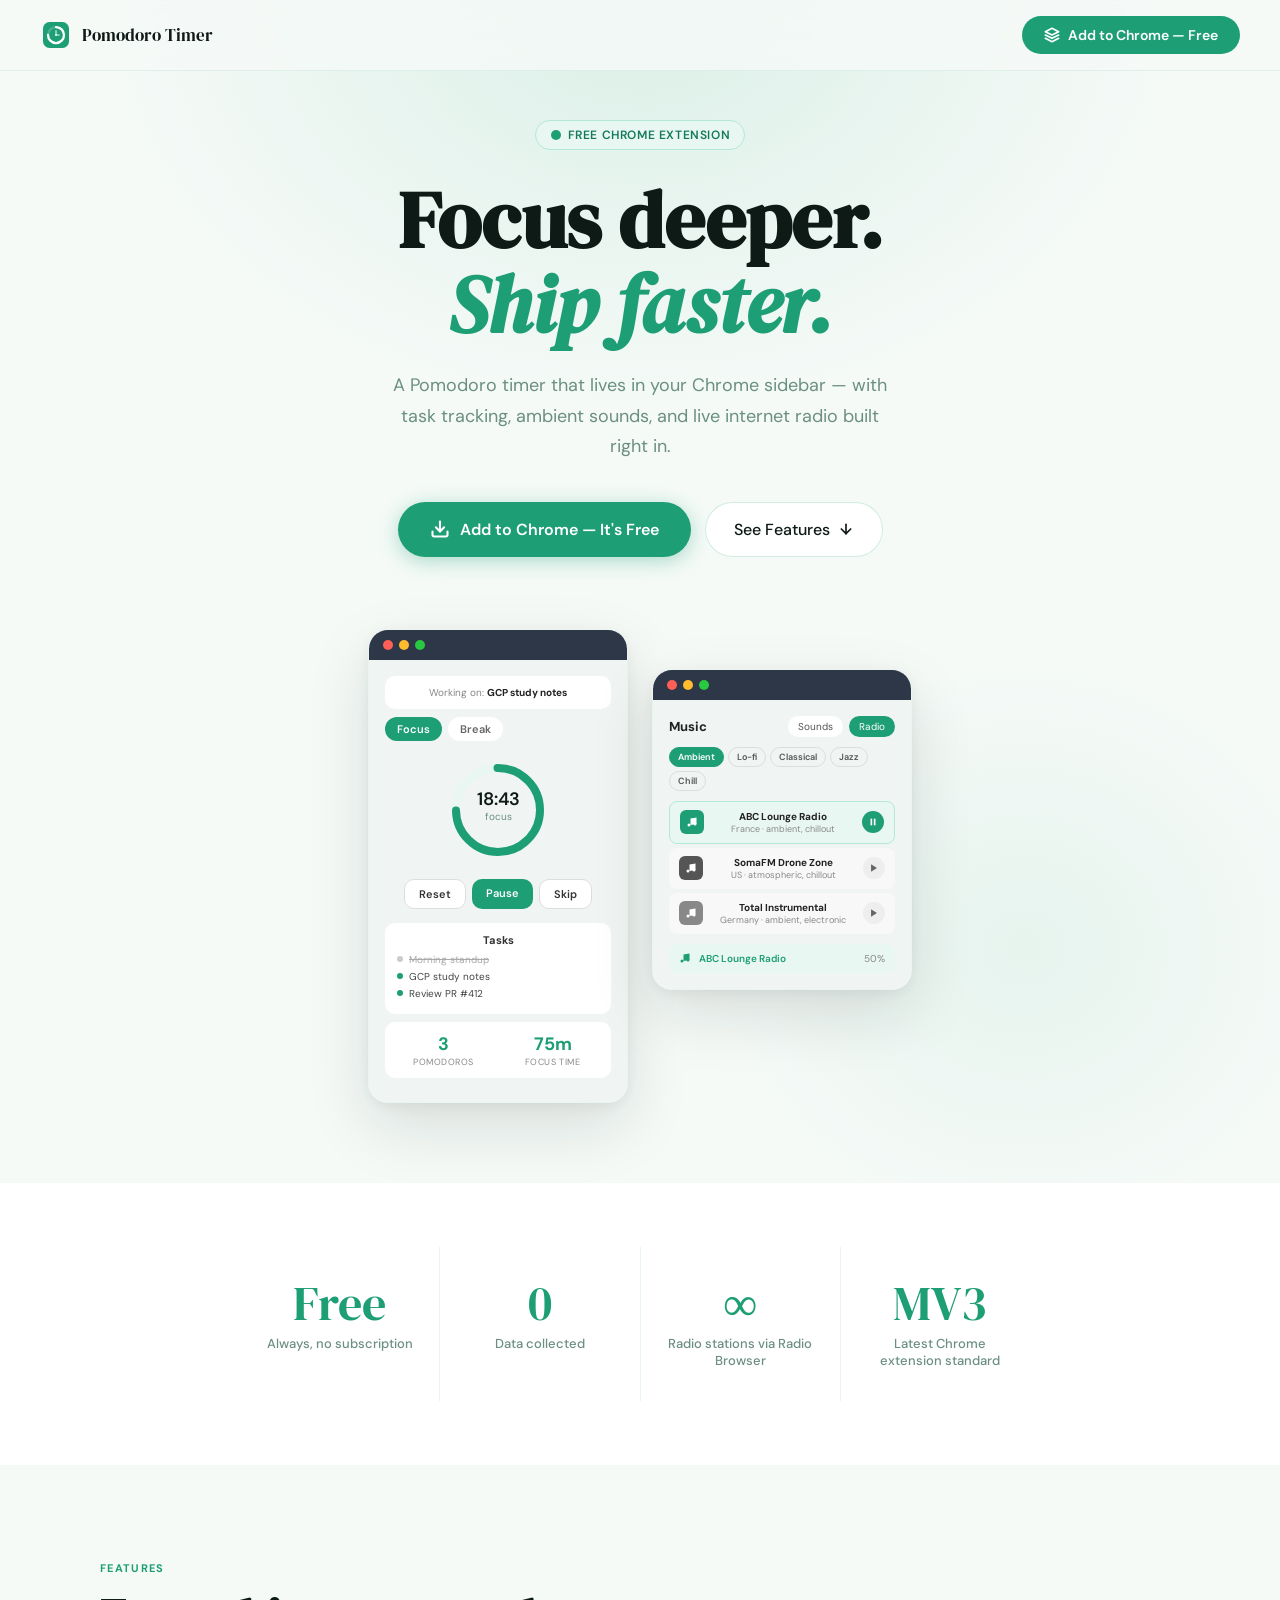
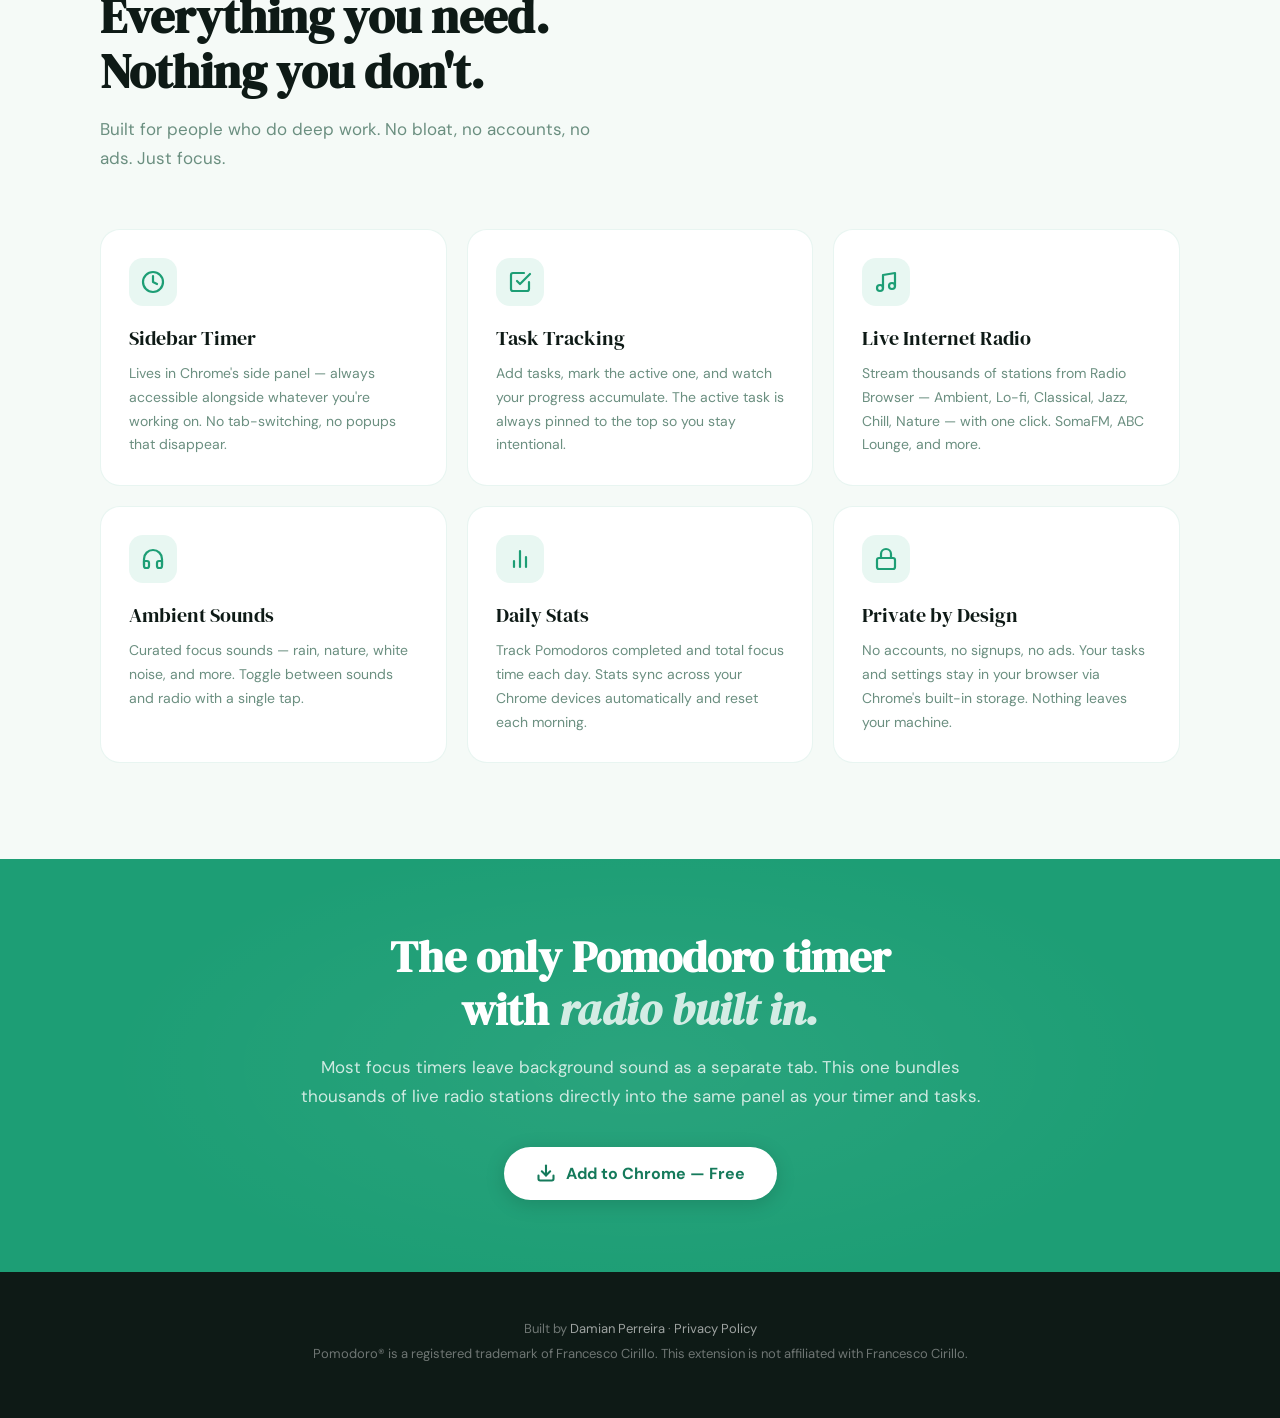
<file: index.html>
<!DOCTYPE html>
<html lang="en">
<head>
<meta charset="UTF-8">
<meta name="viewport" content="width=device-width, initial-scale=1.0">
<title>Pomodoro Timer with Music & Tasks — Chrome Extension</title>
<meta name="description" content="Free Pomodoro focus timer with task tracking, ambient sounds, and live radio — right in your Chrome sidebar.">
<link rel="preconnect" href="https://fonts.googleapis.com">
<link rel="preconnect" href="https://fonts.gstatic.com" crossorigin>
<link href="https://fonts.googleapis.com/css2?family=DM+Serif+Display:ital@0;1&family=DM+Sans:wght@300;400;500;600&display=swap" rel="stylesheet">
<style>
  :root {
    --teal: #1D9E75;
    --teal-dark: #157a5b;
    --teal-light: #e8f7f2;
    --teal-mid: #b3e8d5;
    --ink: #0e1a16;
    --ink-mid: #2d4a3e;
    --muted: #6b8f80;
    --bg: #f5faf7;
    --white: #ffffff;
    --red: #E05050;
  }

  *, *::before, *::after { box-sizing: border-box; margin: 0; padding: 0; }

  html { scroll-behavior: smooth; }

  body {
    font-family: 'DM Sans', sans-serif;
    background: var(--bg);
    color: var(--ink);
    overflow-x: hidden;
  }

  /* ── NAV ── */
  nav {
    position: fixed; top: 0; left: 0; right: 0; z-index: 100;
    display: flex; align-items: center; justify-content: space-between;
    padding: 16px 40px;
    background: rgba(245,250,247,0.85);
    backdrop-filter: blur(12px);
    border-bottom: 1px solid rgba(29,158,117,0.1);
  }
  .nav-logo {
    display: flex; align-items: center; gap: 10px;
    font-family: 'DM Serif Display', serif;
    font-size: 17px; color: var(--ink); text-decoration: none;
  }
  .nav-logo svg { width: 32px; height: 32px; }
  .nav-cta {
    display: inline-flex; align-items: center; gap: 8px;
    background: var(--teal); color: white;
    padding: 10px 22px; border-radius: 100px;
    font-size: 14px; font-weight: 600; text-decoration: none;
    transition: background 0.2s, transform 0.15s;
  }
  .nav-cta:hover { background: var(--teal-dark); transform: translateY(-1px); }

  /* ── HERO ── */
  .hero {
    min-height: 100vh;
    display: flex; flex-direction: column; align-items: center; justify-content: center;
    text-align: center;
    padding: 120px 24px 80px;
    position: relative;
    overflow: hidden;
  }
  .hero-bg {
    position: absolute; inset: 0; z-index: 0;
    background:
      radial-gradient(ellipse 60% 50% at 50% 0%, rgba(29,158,117,0.12) 0%, transparent 70%),
      radial-gradient(ellipse 40% 40% at 80% 80%, rgba(29,158,117,0.07) 0%, transparent 60%);
  }
  .hero-badge {
    display: inline-flex; align-items: center; gap: 6px;
    background: var(--teal-light); color: var(--teal-dark);
    border: 1px solid var(--teal-mid);
    padding: 6px 14px; border-radius: 100px;
    font-size: 12px; font-weight: 600; letter-spacing: 0.05em;
    text-transform: uppercase; margin-bottom: 28px;
    position: relative; z-index: 1;
    animation: fadeUp 0.6s ease both;
  }
  .hero h1 {
    font-family: 'DM Serif Display', serif;
    font-size: clamp(42px, 7vw, 80px);
    line-height: 1.05;
    color: var(--ink);
    max-width: 800px;
    margin-bottom: 24px;
    position: relative; z-index: 1;
    animation: fadeUp 0.6s 0.1s ease both;
  }
  .hero h1 em {
    font-style: italic; color: var(--teal);
  }
  .hero p {
    font-size: 18px; line-height: 1.7;
    color: var(--muted); max-width: 520px;
    margin-bottom: 40px;
    position: relative; z-index: 1;
    animation: fadeUp 0.6s 0.2s ease both;
  }
  .hero-actions {
    display: flex; gap: 14px; flex-wrap: wrap; justify-content: center;
    position: relative; z-index: 1;
    animation: fadeUp 0.6s 0.3s ease both;
  }
  .btn-primary {
    display: inline-flex; align-items: center; gap: 10px;
    background: var(--teal); color: white;
    padding: 16px 32px; border-radius: 100px;
    font-size: 16px; font-weight: 600; text-decoration: none;
    box-shadow: 0 4px 20px rgba(29,158,117,0.35);
    transition: all 0.2s;
  }
  .btn-primary:hover { background: var(--teal-dark); transform: translateY(-2px); box-shadow: 0 8px 28px rgba(29,158,117,0.4); }
  .btn-secondary {
    display: inline-flex; align-items: center; gap: 8px;
    background: white; color: var(--ink);
    padding: 16px 28px; border-radius: 100px;
    font-size: 16px; font-weight: 500; text-decoration: none;
    border: 1.5px solid rgba(29,158,117,0.2);
    transition: all 0.2s;
  }
  .btn-secondary:hover { border-color: var(--teal); color: var(--teal); transform: translateY(-2px); }

  /* ── MOCKUP ── */
  .mockup-wrap {
    margin-top: 72px; position: relative; z-index: 1;
    animation: fadeUp 0.8s 0.4s ease both;
    display: flex; justify-content: center; gap: 24px; align-items: flex-start;
    flex-wrap: wrap;
  }
  .mockup-phone {
    background: white;
    border-radius: 20px;
    box-shadow: 0 24px 64px rgba(14,26,22,0.12), 0 4px 16px rgba(14,26,22,0.06);
    overflow: hidden;
    width: 260px;
    border: 1px solid rgba(29,158,117,0.1);
  }
  .mockup-phone.offset { margin-top: 40px; }
  .mockup-header {
    background: #2d3748; padding: 10px 14px;
    display: flex; align-items: center; gap: 6px;
  }
  .dot { width: 10px; height: 10px; border-radius: 50%; }
  .mockup-body { padding: 16px; background: #f0f4f3; }

  /* Mini timer mockup */
  .mini-mode-row { display: flex; gap: 6px; margin-bottom: 14px; }
  .mini-pill {
    padding: 5px 12px; border-radius: 20px; font-size: 11px; font-weight: 600;
    font-family: 'DM Sans', sans-serif;
  }
  .mini-pill.active { background: var(--teal); color: white; }
  .mini-pill.inactive { background: white; color: #666; }
  .mini-ring-wrap { display: flex; justify-content: center; margin-bottom: 14px; }
  .mini-btns { display: flex; gap: 6px; justify-content: center; margin-bottom: 14px; }
  .mini-btn {
    padding: 7px 14px; border-radius: 10px; font-size: 11px; font-weight: 600;
    font-family: 'DM Sans', sans-serif;
  }
  .mini-btn.go { background: var(--teal); color: white; }
  .mini-btn.out { background: white; color: #333; border: 1px solid #ddd; }
  .mini-section { background: white; border-radius: 10px; padding: 10px 12px; margin-bottom: 8px; }
  .mini-section-title { font-size: 11px; font-weight: 700; color: #333; margin-bottom: 6px; font-family: 'DM Sans', sans-serif; }
  .mini-task-row { display: flex; align-items: center; gap: 6px; margin-bottom: 4px; }
  .mini-task-dot { width: 6px; height: 6px; border-radius: 50%; background: var(--teal); flex-shrink: 0; }
  .mini-task-done { width: 6px; height: 6px; border-radius: 50%; background: #ccc; flex-shrink: 0; }
  .mini-task-text { font-size: 10px; color: #444; font-family: 'DM Sans', sans-serif; }
  .mini-task-text.done { text-decoration: line-through; color: #aaa; }

  /* Mini radio mockup */
  .mini-genre-row { display: flex; gap: 4px; flex-wrap: wrap; margin-bottom: 10px; }
  .mini-genre {
    padding: 3px 8px; border-radius: 20px; font-size: 9px; font-weight: 600;
    font-family: 'DM Sans', sans-serif; border: 1px solid #ddd; color: #555;
  }
  .mini-genre.active { background: var(--teal); color: white; border-color: var(--teal); }
  .mini-station {
    display: flex; align-items: center; gap: 8px;
    padding: 8px 10px; border-radius: 8px; margin-bottom: 4px;
    background: #f8f8f8;
  }
  .mini-station.playing { background: #e8f7f2; border: 1px solid var(--teal-mid); }
  .mini-station-icon { width: 24px; height: 24px; border-radius: 6px; background: #ccc; flex-shrink: 0; display:flex; align-items:center; justify-content:center; }
  .mini-station-info { flex: 1; min-width: 0; }
  .mini-station-name { font-size: 10px; font-weight: 700; color: #222; font-family: 'DM Sans', sans-serif; }
  .mini-station-sub { font-size: 9px; color: #888; font-family: 'DM Sans', sans-serif; }
  .mini-play { width: 22px; height: 22px; border-radius: 50%; flex-shrink: 0; display:flex; align-items:center; justify-content:center; }
  .mini-play.playing { background: var(--teal); }
  .mini-play.stopped { background: #eee; }

  /* ── FEATURES ── */
  .section { padding: 96px 24px; }
  .section-inner { max-width: 1080px; margin: 0 auto; }
  .section-label {
    font-size: 11px; font-weight: 700; letter-spacing: 0.12em;
    text-transform: uppercase; color: var(--teal);
    margin-bottom: 14px;
  }
  .section-title {
    font-family: 'DM Serif Display', serif;
    font-size: clamp(32px, 4vw, 48px);
    line-height: 1.15; color: var(--ink);
    margin-bottom: 16px; max-width: 600px;
  }
  .section-sub {
    font-size: 17px; line-height: 1.7;
    color: var(--muted); max-width: 520px; margin-bottom: 56px;
  }
  .features-grid {
    display: grid;
    grid-template-columns: repeat(auto-fit, minmax(260px, 1fr));
    gap: 20px;
  }
  .feature-card {
    background: white;
    border: 1px solid rgba(29,158,117,0.1);
    border-radius: 20px;
    padding: 28px;
    transition: transform 0.2s, box-shadow 0.2s;
  }
  .feature-card:hover { transform: translateY(-4px); box-shadow: 0 12px 32px rgba(14,26,22,0.08); }
  .feature-icon {
    width: 48px; height: 48px; border-radius: 14px;
    background: var(--teal-light);
    display: flex; align-items: center; justify-content: center;
    margin-bottom: 18px;
  }
  .feature-title {
    font-family: 'DM Serif Display', serif;
    font-size: 20px; color: var(--ink); margin-bottom: 10px;
  }
  .feature-desc { font-size: 14px; line-height: 1.7; color: var(--muted); }

  /* ── DIFFERENTIATOR BAND ── */
  .band {
    background: var(--teal);
    padding: 72px 24px;
    text-align: center;
    position: relative;
    overflow: hidden;
  }
  .band::before {
    content: '';
    position: absolute; inset: 0;
    background: radial-gradient(ellipse 60% 80% at 50% 50%, rgba(255,255,255,0.06) 0%, transparent 70%);
  }
  .band-inner { position: relative; z-index: 1; max-width: 680px; margin: 0 auto; }
  .band h2 {
    font-family: 'DM Serif Display', serif;
    font-size: clamp(28px, 4vw, 44px);
    color: white; line-height: 1.2; margin-bottom: 16px;
  }
  .band h2 em { font-style: italic; opacity: 0.8; }
  .band p { font-size: 17px; color: rgba(255,255,255,0.78); line-height: 1.7; margin-bottom: 36px; }
  .band-cta {
    display: inline-flex; align-items: center; gap: 10px;
    background: white; color: var(--teal-dark);
    padding: 16px 32px; border-radius: 100px;
    font-size: 16px; font-weight: 700; text-decoration: none;
    box-shadow: 0 4px 20px rgba(0,0,0,0.15);
    transition: all 0.2s;
  }
  .band-cta:hover { transform: translateY(-2px); box-shadow: 0 8px 28px rgba(0,0,0,0.2); }

  /* ── STATS ── */
  .stats { background: white; padding: 64px 24px; }
  .stats-inner { max-width: 800px; margin: 0 auto; display: flex; gap: 0; flex-wrap: wrap; }
  .stat {
    flex: 1; min-width: 160px;
    text-align: center; padding: 32px 24px;
    border-right: 1px solid rgba(29,158,117,0.1);
  }
  .stat:last-child { border-right: none; }
  .stat-number {
    font-family: 'DM Serif Display', serif;
    font-size: 48px; color: var(--teal); line-height: 1;
    margin-bottom: 8px;
  }
  .stat-label { font-size: 13px; color: var(--muted); font-weight: 500; }

  /* ── FOOTER ── */
  footer {
    background: var(--ink);
    padding: 48px 24px;
    text-align: center;
  }
  footer p { font-size: 13px; color: rgba(255,255,255,0.4); margin-bottom: 8px; }
  footer a { color: rgba(255,255,255,0.6); text-decoration: none; }
  footer a:hover { color: var(--teal); }

  /* ── ANIMATIONS ── */
  @keyframes fadeUp {
    from { opacity: 0; transform: translateY(24px); }
    to { opacity: 1; transform: translateY(0); }
  }
  @keyframes spin {
    from { stroke-dashoffset: 289; }
    to { stroke-dashoffset: 0; }
  }
  .ring-animate {
    animation: spin 3s ease-in-out infinite alternate;
  }

  /* ── RESPONSIVE ── */
  @media (max-width: 640px) {
    nav { padding: 14px 20px; }
    .hero { padding: 100px 20px 60px; }
    .mockup-phone.offset { margin-top: 0; }
    .stat { border-right: none; border-bottom: 1px solid rgba(29,158,117,0.1); }
    .stat:last-child { border-bottom: none; }
  }
</style>
</head>
<body>

<!-- NAV -->
<nav>
  <a href="#" class="nav-logo">
    <svg viewBox="0 0 128 128" xmlns="http://www.w3.org/2000/svg">
      <rect x="12" y="12" width="104" height="104" rx="26" fill="#1D9E75"/>
      <circle cx="64" cy="64" r="32" fill="none" stroke="rgba(255,255,255,0.2)" stroke-width="9"/>
      <circle cx="64" cy="64" r="32" fill="none" stroke="white" stroke-width="9"
        stroke-dasharray="150 51" stroke-linecap="round" transform="rotate(-90 64 64)"/>
      <line x1="64" y1="64" x2="64" y2="47" stroke="white" stroke-width="4" stroke-linecap="round"/>
      <line x1="64" y1="64" x2="77" y2="64" stroke="white" stroke-width="3.5" stroke-linecap="round"/>
      <circle cx="64" cy="64" r="3.5" fill="white"/>
    </svg>
    Pomodoro Timer
  </a>
  <a href="https://chromewebstore.google.com" class="nav-cta" id="nav-cta-link">
    <svg width="16" height="16" viewBox="0 0 24 24" fill="none" stroke="currentColor" stroke-width="2.5" stroke-linecap="round" stroke-linejoin="round"><path d="M12 2L2 7l10 5 10-5-10-5z"/><path d="M2 17l10 5 10-5"/><path d="M2 12l10 5 10-5"/></svg>
    Add to Chrome — Free
  </a>
</nav>

<!-- HERO -->
<section class="hero">
  <div class="hero-bg"></div>
  <div class="hero-badge">
    <svg width="12" height="12" viewBox="0 0 24 24" fill="var(--teal)"><circle cx="12" cy="12" r="10"/></svg>
    Free Chrome Extension
  </div>
  <h1>Focus deeper.<br><em>Ship faster.</em></h1>
  <p>A Pomodoro timer that lives in your Chrome sidebar — with task tracking, ambient sounds, and live internet radio built right in.</p>
  <div class="hero-actions">
    <a href="https://chromewebstore.google.com" class="btn-primary" id="hero-cta-link">
      <svg width="20" height="20" viewBox="0 0 24 24" fill="none" stroke="currentColor" stroke-width="2.5" stroke-linecap="round" stroke-linejoin="round"><path d="M21 15v4a2 2 0 0 1-2 2H5a2 2 0 0 1-2-2v-4"/><polyline points="7 10 12 15 17 10"/><line x1="12" y1="15" x2="12" y2="3"/></svg>
      Add to Chrome — It's Free
    </a>
    <a href="#features" class="btn-secondary">
      See Features
      <svg width="16" height="16" viewBox="0 0 24 24" fill="none" stroke="currentColor" stroke-width="2.5" stroke-linecap="round" stroke-linejoin="round"><line x1="12" y1="5" x2="12" y2="19"/><polyline points="19 12 12 19 5 12"/></svg>
    </a>
  </div>

  <!-- MOCKUP -->
  <div class="mockup-wrap">

    <!-- Timer mockup -->
    <div class="mockup-phone">
      <div class="mockup-header">
        <div class="dot" style="background:#ff5f57"></div>
        <div class="dot" style="background:#febc2e"></div>
        <div class="dot" style="background:#28c840"></div>
      </div>
      <div class="mockup-body">
        <div style="background:white;border-radius:10px;padding:10px 12px;margin-bottom:8px;font-size:10px;color:#888;font-family:'DM Sans',sans-serif;">
          Working on: <strong style="color:#222">GCP study notes</strong>
        </div>
        <div class="mini-mode-row">
          <span class="mini-pill active">Focus</span>
          <span class="mini-pill inactive">Break</span>
        </div>
        <div class="mini-ring-wrap">
          <svg width="110" height="110" viewBox="0 0 110 110">
            <circle cx="55" cy="55" r="42" fill="none" stroke="#e8f7f2" stroke-width="8"/>
            <circle cx="55" cy="55" r="42" fill="none" stroke="#1D9E75" stroke-width="8"
              stroke-dasharray="197 66" stroke-linecap="round" class="ring-animate"
              transform="rotate(-90 55 55)"/>
            <text x="55" y="50" text-anchor="middle" font-family="DM Sans,sans-serif" font-size="18" font-weight="600" fill="#0e1a16">18:43</text>
            <text x="55" y="65" text-anchor="middle" font-family="DM Sans,sans-serif" font-size="10" fill="#6b8f80">focus</text>
          </svg>
        </div>
        <div class="mini-btns">
          <span class="mini-btn out">Reset</span>
          <span class="mini-btn go">Pause</span>
          <span class="mini-btn out">Skip</span>
        </div>
        <div class="mini-section">
          <div class="mini-section-title">Tasks</div>
          <div class="mini-task-row"><div class="mini-task-done"></div><div class="mini-task-text done">Morning standup</div></div>
          <div class="mini-task-row"><div class="mini-task-dot"></div><div class="mini-task-text">GCP study notes</div></div>
          <div class="mini-task-row"><div class="mini-task-dot"></div><div class="mini-task-text">Review PR #412</div></div>
        </div>
        <div class="mini-section" style="display:flex;gap:16px;">
          <div style="flex:1;text-align:center;">
            <div style="font-size:18px;font-weight:700;color:#1D9E75;font-family:'DM Sans',sans-serif;">3</div>
            <div style="font-size:9px;color:#888;text-transform:uppercase;letter-spacing:0.06em;font-family:'DM Sans',sans-serif;">Pomodoros</div>
          </div>
          <div style="flex:1;text-align:center;">
            <div style="font-size:18px;font-weight:700;color:#1D9E75;font-family:'DM Sans',sans-serif;">75m</div>
            <div style="font-size:9px;color:#888;text-transform:uppercase;letter-spacing:0.06em;font-family:'DM Sans',sans-serif;">Focus Time</div>
          </div>
        </div>
      </div>
    </div>

    <!-- Radio mockup -->
    <div class="mockup-phone offset">
      <div class="mockup-header">
        <div class="dot" style="background:#ff5f57"></div>
        <div class="dot" style="background:#febc2e"></div>
        <div class="dot" style="background:#28c840"></div>
      </div>
      <div class="mockup-body">
        <div style="display:flex;justify-content:space-between;align-items:center;margin-bottom:10px;">
          <div style="font-size:13px;font-weight:700;color:#222;font-family:'DM Sans',sans-serif;">Music</div>
          <div style="display:flex;gap:6px;">
            <span style="font-size:10px;padding:4px 10px;border-radius:20px;background:white;color:#555;font-family:'DM Sans',sans-serif;">Sounds</span>
            <span style="font-size:10px;padding:4px 10px;border-radius:20px;background:#1D9E75;color:white;font-family:'DM Sans',sans-serif;">Radio</span>
          </div>
        </div>
        <div class="mini-genre-row">
          <span class="mini-genre active">Ambient</span>
          <span class="mini-genre">Lo-fi</span>
          <span class="mini-genre">Classical</span>
          <span class="mini-genre">Jazz</span>
          <span class="mini-genre">Chill</span>
        </div>
        <div class="mini-station playing">
          <div class="mini-station-icon" style="background:#1D9E75;">
            <svg width="12" height="12" viewBox="0 0 24 24" fill="white"><path d="M9 18V5l12-2v13"/><circle cx="6" cy="18" r="3"/><circle cx="18" cy="16" r="3"/></svg>
          </div>
          <div class="mini-station-info">
            <div class="mini-station-name">ABC Lounge Radio</div>
            <div class="mini-station-sub">France · ambient, chillout</div>
          </div>
          <div class="mini-play playing">
            <svg width="10" height="10" viewBox="0 0 24 24" fill="white"><rect x="6" y="4" width="4" height="16"/><rect x="14" y="4" width="4" height="16"/></svg>
          </div>
        </div>
        <div class="mini-station">
          <div class="mini-station-icon" style="background:#555;">
            <svg width="12" height="12" viewBox="0 0 24 24" fill="white"><path d="M9 18V5l12-2v13"/><circle cx="6" cy="18" r="3"/><circle cx="18" cy="16" r="3"/></svg>
          </div>
          <div class="mini-station-info">
            <div class="mini-station-name">SomaFM Drone Zone</div>
            <div class="mini-station-sub">US · atmospheric, chillout</div>
          </div>
          <div class="mini-play stopped">
            <svg width="10" height="10" viewBox="0 0 24 24" fill="#666"><polygon points="5 3 19 12 5 21 5 3"/></svg>
          </div>
        </div>
        <div class="mini-station">
          <div class="mini-station-icon" style="background:#888;">
            <svg width="12" height="12" viewBox="0 0 24 24" fill="white"><path d="M9 18V5l12-2v13"/><circle cx="6" cy="18" r="3"/><circle cx="18" cy="16" r="3"/></svg>
          </div>
          <div class="mini-station-info">
            <div class="mini-station-name">Total Instrumental</div>
            <div class="mini-station-sub">Germany · ambient, electronic</div>
          </div>
          <div class="mini-play stopped">
            <svg width="10" height="10" viewBox="0 0 24 24" fill="#666"><polygon points="5 3 19 12 5 21 5 3"/></svg>
          </div>
        </div>
        <div style="margin-top:10px;padding:8px 10px;background:var(--teal-light);border-radius:8px;display:flex;align-items:center;gap:8px;">
          <svg width="12" height="12" viewBox="0 0 24 24" fill="#1D9E75"><path d="M9 18V5l12-2v13"/><circle cx="6" cy="18" r="3"/><circle cx="18" cy="16" r="3"/></svg>
          <span style="font-size:10px;font-weight:600;color:#1D9E75;font-family:'DM Sans',sans-serif;">ABC Lounge Radio</span>
          <span style="font-size:10px;color:#888;margin-left:auto;font-family:'DM Sans',sans-serif;">50%</span>
        </div>
      </div>
    </div>

  </div>
</section>

<!-- STATS -->
<div class="stats">
  <div class="stats-inner">
    <div class="stat">
      <div class="stat-number">Free</div>
      <div class="stat-label">Always, no subscription</div>
    </div>
    <div class="stat">
      <div class="stat-number">0</div>
      <div class="stat-label">Data collected</div>
    </div>
    <div class="stat">
      <div class="stat-number">∞</div>
      <div class="stat-label">Radio stations via Radio Browser</div>
    </div>
    <div class="stat">
      <div class="stat-number">MV3</div>
      <div class="stat-label">Latest Chrome extension standard</div>
    </div>
  </div>
</div>

<!-- FEATURES -->
<section class="section" id="features">
  <div class="section-inner">
    <div class="section-label">Features</div>
    <h2 class="section-title">Everything you need.<br>Nothing you don't.</h2>
    <p class="section-sub">Built for people who do deep work. No bloat, no accounts, no ads. Just focus.</p>
    <div class="features-grid">

      <div class="feature-card">
        <div class="feature-icon">
          <svg width="24" height="24" viewBox="0 0 24 24" fill="none" stroke="#1D9E75" stroke-width="2.2" stroke-linecap="round" stroke-linejoin="round">
            <circle cx="12" cy="12" r="10"/><polyline points="12 6 12 12 16 14"/>
          </svg>
        </div>
        <div class="feature-title">Sidebar Timer</div>
        <div class="feature-desc">Lives in Chrome's side panel — always accessible alongside whatever you're working on. No tab-switching, no popups that disappear.</div>
      </div>

      <div class="feature-card">
        <div class="feature-icon">
          <svg width="24" height="24" viewBox="0 0 24 24" fill="none" stroke="#1D9E75" stroke-width="2.2" stroke-linecap="round" stroke-linejoin="round">
            <path d="M9 11l3 3L22 4"/><path d="M21 12v7a2 2 0 0 1-2 2H5a2 2 0 0 1-2-2V5a2 2 0 0 1 2-2h11"/>
          </svg>
        </div>
        <div class="feature-title">Task Tracking</div>
        <div class="feature-desc">Add tasks, mark the active one, and watch your progress accumulate. The active task is always pinned to the top so you stay intentional.</div>
      </div>

      <div class="feature-card">
        <div class="feature-icon">
          <svg width="24" height="24" viewBox="0 0 24 24" fill="none" stroke="#1D9E75" stroke-width="2.2" stroke-linecap="round" stroke-linejoin="round">
            <path d="M9 18V5l12-2v13"/><circle cx="6" cy="18" r="3"/><circle cx="18" cy="16" r="3"/>
          </svg>
        </div>
        <div class="feature-title">Live Internet Radio</div>
        <div class="feature-desc">Stream thousands of stations from Radio Browser — Ambient, Lo-fi, Classical, Jazz, Chill, Nature — with one click. SomaFM, ABC Lounge, and more.</div>
      </div>

      <div class="feature-card">
        <div class="feature-icon">
          <svg width="24" height="24" viewBox="0 0 24 24" fill="none" stroke="#1D9E75" stroke-width="2.2" stroke-linecap="round" stroke-linejoin="round">
            <path d="M3 18v-6a9 9 0 0 1 18 0v6"/><path d="M21 19a2 2 0 0 1-2 2h-1a2 2 0 0 1-2-2v-3a2 2 0 0 1 2-2h3z"/><path d="M3 19a2 2 0 0 0 2 2h1a2 2 0 0 0 2-2v-3a2 2 0 0 0-2-2H3z"/>
          </svg>
        </div>
        <div class="feature-title">Ambient Sounds</div>
        <div class="feature-desc">Curated focus sounds — rain, nature, white noise, and more. Toggle between sounds and radio with a single tap.</div>
      </div>

      <div class="feature-card">
        <div class="feature-icon">
          <svg width="24" height="24" viewBox="0 0 24 24" fill="none" stroke="#1D9E75" stroke-width="2.2" stroke-linecap="round" stroke-linejoin="round">
            <line x1="18" y1="20" x2="18" y2="10"/><line x1="12" y1="20" x2="12" y2="4"/><line x1="6" y1="20" x2="6" y2="14"/>
          </svg>
        </div>
        <div class="feature-title">Daily Stats</div>
        <div class="feature-desc">Track Pomodoros completed and total focus time each day. Stats sync across your Chrome devices automatically and reset each morning.</div>
      </div>

      <div class="feature-card">
        <div class="feature-icon">
          <svg width="24" height="24" viewBox="0 0 24 24" fill="none" stroke="#1D9E75" stroke-width="2.2" stroke-linecap="round" stroke-linejoin="round">
            <rect x="3" y="11" width="18" height="11" rx="2" ry="2"/><path d="M7 11V7a5 5 0 0 1 10 0v4"/>
          </svg>
        </div>
        <div class="feature-title">Private by Design</div>
        <div class="feature-desc">No accounts, no signups, no ads. Your tasks and settings stay in your browser via Chrome's built-in storage. Nothing leaves your machine.</div>
      </div>

    </div>
  </div>
</section>

<!-- BAND -->
<div class="band">
  <div class="band-inner">
    <h2>The only Pomodoro timer<br>with <em>radio built in.</em></h2>
    <p>Most focus timers leave background sound as a separate tab. This one bundles thousands of live radio stations directly into the same panel as your timer and tasks.</p>
    <a href="https://chromewebstore.google.com" class="band-cta" id="band-cta-link">
      <svg width="20" height="20" viewBox="0 0 24 24" fill="none" stroke="currentColor" stroke-width="2.5" stroke-linecap="round" stroke-linejoin="round"><path d="M21 15v4a2 2 0 0 1-2 2H5a2 2 0 0 1-2-2v-4"/><polyline points="7 10 12 15 17 10"/><line x1="12" y1="15" x2="12" y2="3"/></svg>
      Add to Chrome — Free
    </a>
  </div>
</div>

<!-- FOOTER -->
<footer>
  <p>Built by <a href="https://github.com/damianperreira">Damian Perreira</a> · <a href="privacy-policy.html">Privacy Policy</a></p>
  <p style="margin-top:6px;">Pomodoro® is a registered trademark of Francesco Cirillo. This extension is not affiliated with Francesco Cirillo.</p>
</footer>

</body>
</html>
</file>
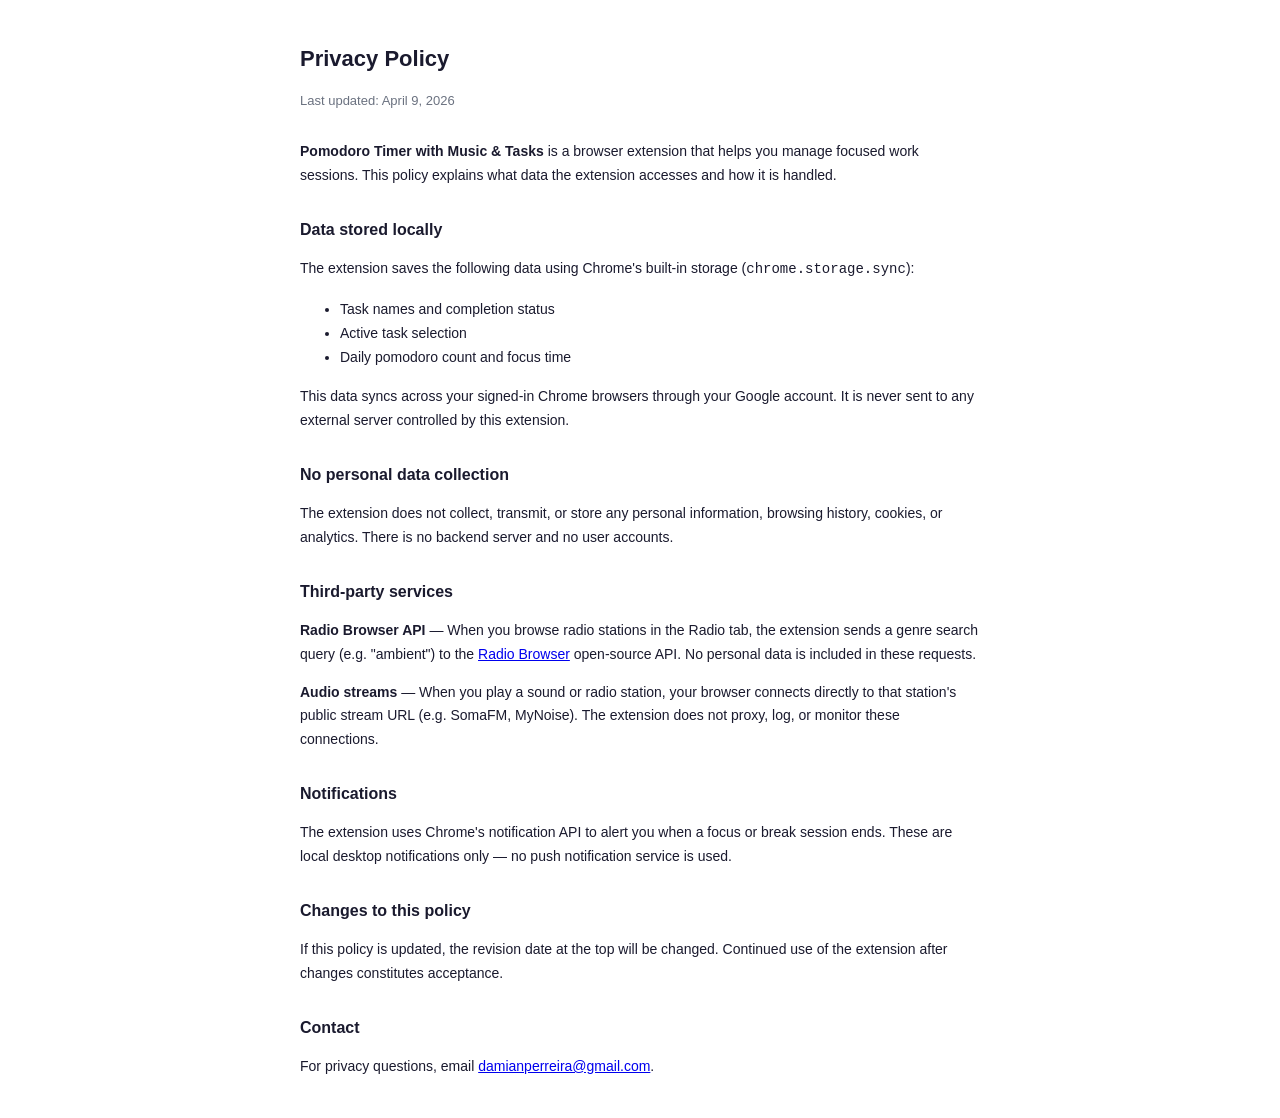
<file: privacy-policy.html>
<!DOCTYPE html>
<html lang="en">
<head>
  <meta charset="utf-8">
  <meta name="viewport" content="width=device-width, initial-scale=1">
  <title>Privacy Policy - Pomodoro Timer with Music & Tasks</title>
  <style>
    body { font-family: -apple-system, BlinkMacSystemFont, 'Segoe UI', Roboto, sans-serif; max-width: 680px; margin: 40px auto; padding: 0 20px; color: #1a1a2e; line-height: 1.7; }
    h1 { font-size: 22px; margin-bottom: 4px; }
    h2 { font-size: 16px; margin-top: 28px; }
    p, li { font-size: 14px; }
    .updated { font-size: 13px; color: #6b7280; margin-bottom: 28px; }
  </style>
</head>
<body>
  <h1>Privacy Policy</h1>
  <p class="updated">Last updated: April 9, 2026</p>

  <p><strong>Pomodoro Timer with Music &amp; Tasks</strong> is a browser extension that helps you manage focused work sessions. This policy explains what data the extension accesses and how it is handled.</p>

  <h2>Data stored locally</h2>
  <p>The extension saves the following data using Chrome's built-in storage (<code>chrome.storage.sync</code>):</p>
  <ul>
    <li>Task names and completion status</li>
    <li>Active task selection</li>
    <li>Daily pomodoro count and focus time</li>
  </ul>
  <p>This data syncs across your signed-in Chrome browsers through your Google account. It is never sent to any external server controlled by this extension.</p>

  <h2>No personal data collection</h2>
  <p>The extension does not collect, transmit, or store any personal information, browsing history, cookies, or analytics. There is no backend server and no user accounts.</p>

  <h2>Third-party services</h2>
  <p><strong>Radio Browser API</strong> &mdash; When you browse radio stations in the Radio tab, the extension sends a genre search query (e.g. "ambient") to the <a href="https://www.radio-browser.info">Radio Browser</a> open-source API. No personal data is included in these requests.</p>
  <p><strong>Audio streams</strong> &mdash; When you play a sound or radio station, your browser connects directly to that station's public stream URL (e.g. SomaFM, MyNoise). The extension does not proxy, log, or monitor these connections.</p>

  <h2>Notifications</h2>
  <p>The extension uses Chrome's notification API to alert you when a focus or break session ends. These are local desktop notifications only &mdash; no push notification service is used.</p>

  <h2>Changes to this policy</h2>
  <p>If this policy is updated, the revision date at the top will be changed. Continued use of the extension after changes constitutes acceptance.</p>

  <h2>Contact</h2>
  <p>For privacy questions, email <a href="mailto:damianperreira@gmail.com">damianperreira@gmail.com</a>.</p>
</body>
</html>
</file>
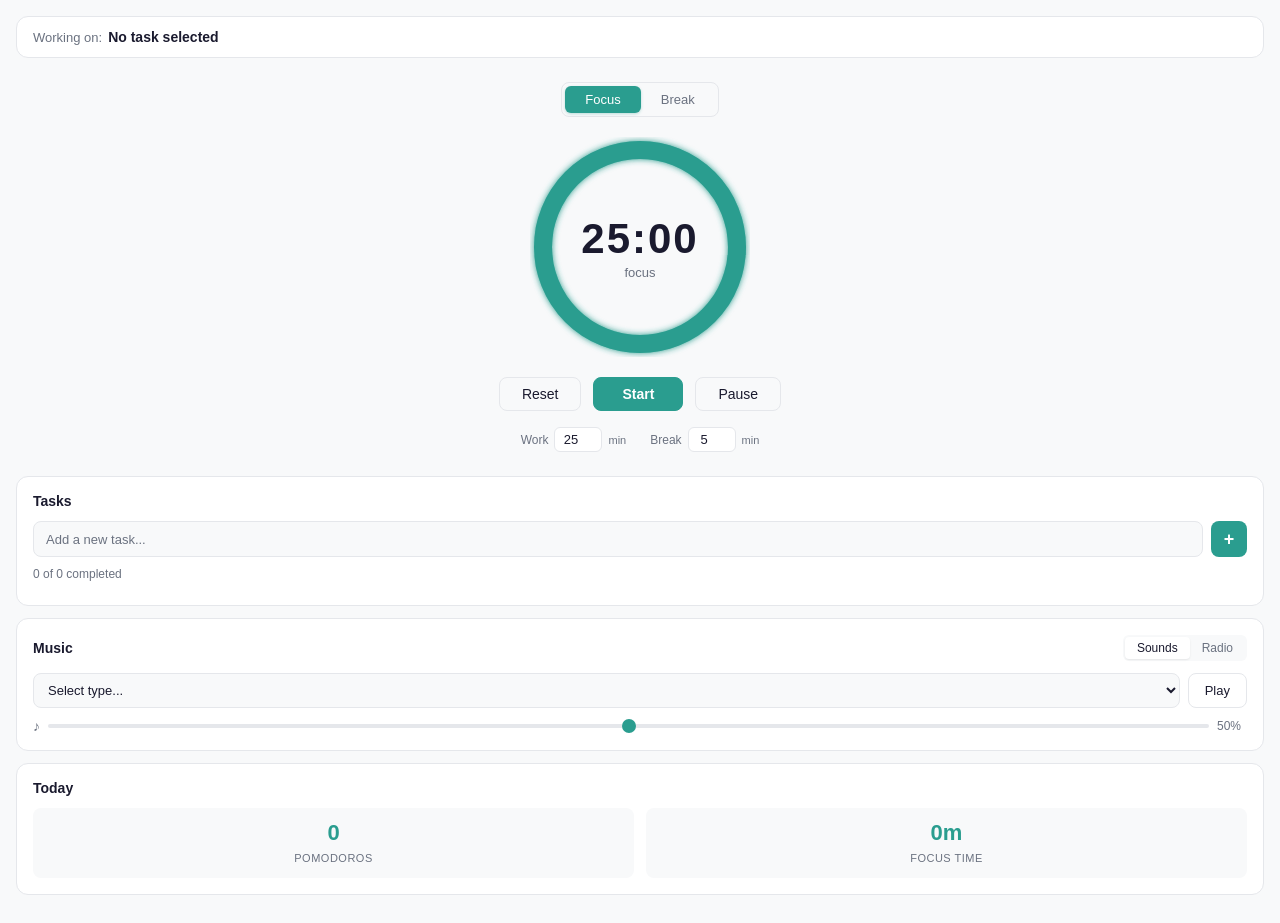
<file: sidepanel.html>
<!DOCTYPE html>
<html lang="en">
<head>
  <meta charset="utf-8">
  <meta name="viewport" content="width=device-width, initial-scale=1">
  <title>Pomodoro Timer</title>
  <link rel="stylesheet" href="sidepanel.css">
</head>
<body>
  <div class="sidebar-container">

    <!-- Task Banner -->
    <div class="task-banner" id="taskBanner">
      <span class="task-banner-label">Working on:</span>
      <span class="task-banner-name" id="taskBannerName">No task selected</span>
    </div>

    <!-- Timer Section -->
    <div class="timer-section">
      <div class="mode-toggle">
        <button class="mode-btn active" data-mode="work" id="modeWork">Focus</button>
        <button class="mode-btn" data-mode="break" id="modeBreak">Break</button>
      </div>
      <div class="timer-ring-container">
        <svg class="timer-ring" viewBox="0 0 220 220">
          <defs>
            <linearGradient id="ringGradient" x1="0%" y1="0%" x2="100%" y2="100%">
              <stop offset="0%" stop-color="#2a9d8f" />
              <stop offset="100%" stop-color="#45c4b0" />
            </linearGradient>
            <filter id="ringGlow">
              <feGaussianBlur stdDeviation="3" result="glow" />
              <feMerge>
                <feMergeNode in="glow" />
                <feMergeNode in="SourceGraphic" />
              </feMerge>
            </filter>
          </defs>
          <circle class="ring-bg" cx="110" cy="110" r="97" />
          <circle class="ring-progress" id="ringProgress" cx="110" cy="110" r="97"
            stroke="url(#ringGradient)" filter="url(#ringGlow)"
            stroke-dasharray="609.47" stroke-dashoffset="0" />
        </svg>
        <div class="timer-inner">
          <div class="timer-display" id="timerDisplay">25:00</div>
          <div class="session-type" id="sessionType">focus</div>
        </div>
      </div>

      <div class="timer-controls">
        <button id="resetBtn" class="btn-outline">Reset</button>
        <button id="startBtn" class="btn-filled">Start</button>
        <button id="pauseBtn" class="btn-outline">Pause</button>
      </div>

      <div class="timer-settings">
        <div class="setting-group">
          <label for="workTime">Work</label>
          <input type="number" id="workTime" value="25" min="1" max="60">
          <span>min</span>
        </div>
        <div class="setting-group">
          <label for="breakTime">Break</label>
          <input type="number" id="breakTime" value="5" min="1" max="30">
          <span>min</span>
        </div>
      </div>
    </div>

    <!-- Tasks Section -->
    <div class="section tasks-section">
      <h3>Tasks</h3>
      <div class="task-input">
        <input type="text" id="taskInput" placeholder="Add a new task..." maxlength="200" aria-label="New task">
        <button id="addTaskBtn" class="btn-add">+</button>
      </div>
      <div class="task-stats">
        <span id="taskStats">0 of 0 completed</span>
      </div>
      <ul id="taskList" class="task-list"></ul>
    </div>

    <!-- Music Section -->
    <div class="section music-section">
      <div class="music-header">
        <h3>Music</h3>
        <div class="music-tabs">
          <button class="music-tab active" data-tab="sounds">Sounds</button>
          <button class="music-tab" data-tab="radio">Radio</button>
        </div>
      </div>

      <!-- Sounds Tab -->
      <div class="tab-content" id="tabSounds">
        <div class="music-controls">
          <select id="musicSelect" class="music-select" aria-label="Music type">
            <option value="">Select type...</option>
            <option value="focus">Focus Sounds</option>
            <option value="nature">Nature Sounds</option>
            <option value="white-noise">White Noise</option>
            <option value="rain">Rain Sounds</option>
          </select>
          <button id="musicToggle" class="btn-outline btn-small">Play</button>
        </div>
      </div>

      <!-- Radio Tab -->
      <div class="tab-content hidden" id="tabRadio">
        <div class="radio-categories">
          <button class="radio-cat active" data-tag="ambient">Ambient</button>
          <button class="radio-cat" data-tag="lofi">Lo-fi</button>
          <button class="radio-cat" data-tag="classical">Classical</button>
          <button class="radio-cat" data-tag="jazz">Jazz</button>
          <button class="radio-cat" data-tag="chill">Chill</button>
          <button class="radio-cat" data-tag="nature">Nature</button>
        </div>
        <div class="radio-list" id="radioList">
          <div class="radio-loading" id="radioLoading">Select a genre to load stations</div>
        </div>
      </div>

      <!-- Now Playing -->
      <div class="now-playing hidden" id="nowPlaying">
        <span class="now-playing-icon">&#9835;</span>
        <span class="now-playing-name" id="nowPlayingName"></span>
        <button class="btn-stop" id="stopAll" aria-label="Stop playback">&#10005;</button>
      </div>

      <!-- Volume (shared) -->
      <div class="volume-control">
        <span class="volume-icon">&#9834;</span>
        <input type="range" id="volumeSlider" min="0" max="100" value="50" aria-label="Volume">
        <span id="volumeLabel">50%</span>
      </div>
    </div>

    <!-- Statistics Section -->
    <div class="section stats-section">
      <h3>Today</h3>
      <div class="stats-grid">
        <div class="stat-item">
          <span class="stat-number" id="completedPomodoros">0</span>
          <span class="stat-label">Pomodoros</span>
        </div>
        <div class="stat-item">
          <span class="stat-number" id="focusTime">0m</span>
          <span class="stat-label">Focus Time</span>
        </div>
      </div>
    </div>

  </div>
  <script src="sidepanel.js"></script>
</body>
</html>
</file>
<file: sidepanel.css>
* {
  margin: 0;
  padding: 0;
  box-sizing: border-box;
}

:root {
  --teal: #2a9d8f;
  --teal-light: #e0f5f1;
  --teal-ring: #2a9d8f;
  --bg: #f8f9fa;
  --surface: #ffffff;
  --text: #1a1a2e;
  --text-secondary: #6b7280;
  --border: #e5e7eb;
  --accent: #2a9d8f;
  --danger: #ef4444;
  --radius: 12px;
}

body {
  font-family: -apple-system, BlinkMacSystemFont, 'Segoe UI', Roboto, sans-serif;
  background: var(--bg);
  color: var(--text);
  height: 100vh;
  overflow-y: auto;
}

.sidebar-container {
  padding: 16px;
  max-width: 100%;
}

/* ---- Task Banner ---- */

.task-banner {
  background: var(--surface);
  border: 1px solid var(--border);
  border-radius: var(--radius);
  padding: 12px 16px;
  margin-bottom: 24px;
  display: flex;
  align-items: baseline;
  gap: 6px;
  flex-wrap: wrap;
}

.task-banner-label {
  font-size: 13px;
  color: var(--text-secondary);
  white-space: nowrap;
}

.task-banner-name {
  font-size: 14px;
  font-weight: 600;
  color: var(--text);
  word-break: break-word;
}

.task-banner.empty .task-banner-name {
  font-weight: 400;
  color: var(--text-secondary);
  font-style: italic;
}

/* ---- Timer Section ---- */

.timer-section {
  display: flex;
  flex-direction: column;
  align-items: center;
  margin-bottom: 24px;
}

/* ---- Mode Toggle ---- */

.mode-toggle {
  display: flex;
  background: var(--bg);
  border: 1px solid var(--border);
  border-radius: 8px;
  padding: 3px;
  margin-bottom: 20px;
}

.mode-btn {
  padding: 6px 20px;
  font-size: 13px;
  font-weight: 500;
  border: none;
  background: transparent;
  color: var(--text-secondary);
  border-radius: 6px;
  cursor: pointer;
  transition: all 0.15s ease;
}

.mode-btn.active {
  background: var(--accent);
  color: #fff;
  box-shadow: 0 1px 3px rgba(42, 157, 143, 0.3);
}

.timer-ring-container {
  position: relative;
  width: 220px;
  height: 220px;
  margin-bottom: 20px;
}

.timer-ring {
  width: 100%;
  height: 100%;
  transform: rotate(-90deg);
}

.ring-bg {
  fill: none;
  stroke: #d0ede8;
  stroke-width: 18;
}

.ring-progress {
  fill: none;
  stroke: var(--teal-ring);
  stroke-width: 18;
  stroke-linecap: round;
  transition: stroke-dashoffset 1s linear;
}

.timer-inner {
  position: absolute;
  inset: 0;
  display: flex;
  flex-direction: column;
  align-items: center;
  justify-content: center;
}

.timer-display {
  font-size: 42px;
  font-weight: 700;
  letter-spacing: 2px;
  color: var(--text);
  font-variant-numeric: tabular-nums;
}

.session-type {
  font-size: 13px;
  color: var(--text-secondary);
  text-transform: lowercase;
  margin-top: 2px;
}

/* ---- Timer Controls ---- */

.timer-controls {
  display: flex;
  justify-content: center;
  gap: 12px;
  margin-bottom: 16px;
}

.btn-outline {
  background: transparent;
  border: 1.5px solid var(--border);
  color: var(--text);
  padding: 8px 22px;
  border-radius: 8px;
  cursor: pointer;
  font-weight: 500;
  font-size: 14px;
  transition: all 0.15s ease;
}

.btn-outline:hover {
  border-color: var(--accent);
  color: var(--accent);
}

.btn-filled {
  background: var(--accent);
  border: 1.5px solid var(--accent);
  color: #fff;
  padding: 8px 28px;
  border-radius: 8px;
  cursor: pointer;
  font-weight: 600;
  font-size: 14px;
  transition: all 0.15s ease;
}

.btn-filled:hover {
  background: #248a7e;
  border-color: #248a7e;
}

.btn-filled:disabled {
  opacity: 0.5;
  cursor: default;
}

/* ---- Timer Settings ---- */

.timer-settings {
  display: flex;
  justify-content: center;
  gap: 24px;
}

.setting-group {
  display: flex;
  align-items: center;
  gap: 6px;
}

.setting-group label {
  font-size: 12px;
  color: var(--text-secondary);
  font-weight: 500;
}

.setting-group input[type="number"] {
  width: 48px;
  padding: 4px 6px;
  border: 1px solid var(--border);
  border-radius: 6px;
  background: var(--surface);
  color: var(--text);
  text-align: center;
  font-size: 13px;
  font-weight: 500;
}

.setting-group input[type="number"]:focus {
  outline: none;
  border-color: var(--accent);
}

.setting-group span {
  font-size: 11px;
  color: var(--text-secondary);
}

/* ---- Sections ---- */

.section {
  background: var(--surface);
  border: 1px solid var(--border);
  border-radius: var(--radius);
  padding: 16px;
  margin-bottom: 12px;
}

.section h3 {
  font-size: 14px;
  font-weight: 600;
  color: var(--text);
  margin-bottom: 12px;
}

/* ---- Tasks ---- */

.task-input {
  display: flex;
  gap: 8px;
  margin-bottom: 10px;
}

.task-input input {
  flex: 1;
  padding: 8px 12px;
  border: 1px solid var(--border);
  border-radius: 8px;
  background: var(--bg);
  color: var(--text);
  font-size: 13px;
}

.task-input input:focus {
  outline: none;
  border-color: var(--accent);
}

.task-input input::placeholder {
  color: var(--text-secondary);
}

.btn-add {
  background: var(--accent);
  border: none;
  color: #fff;
  width: 36px;
  height: 36px;
  border-radius: 8px;
  cursor: pointer;
  font-size: 18px;
  font-weight: 600;
  display: flex;
  align-items: center;
  justify-content: center;
  transition: background 0.15s ease;
}

.btn-add:hover {
  background: #248a7e;
}

.task-stats {
  font-size: 12px;
  color: var(--text-secondary);
  margin-bottom: 8px;
}

.task-list {
  list-style: none;
  max-height: 240px;
  overflow-y: auto;
}

.task-item {
  padding: 10px 12px;
  margin-bottom: 6px;
  border-radius: 8px;
  display: flex;
  justify-content: space-between;
  align-items: center;
  background: var(--bg);
  border: 1px solid transparent;
  transition: all 0.15s ease;
  cursor: pointer;
}

.task-item:hover {
  border-color: var(--border);
}

.task-item.active {
  border-color: var(--accent);
  background: var(--teal-light);
}

.task-item.completed {
  opacity: 0.5;
}

.task-item.completed .task-text {
  text-decoration: line-through;
}

.task-text {
  flex: 1;
  margin-right: 8px;
  word-break: break-word;
  font-size: 13px;
}

.task-actions {
  display: flex;
  gap: 4px;
  flex-shrink: 0;
}

.task-actions button {
  padding: 4px 10px;
  font-size: 11px;
  border: 1px solid var(--border);
  border-radius: 6px;
  cursor: pointer;
  font-weight: 500;
  background: var(--surface);
  color: var(--text-secondary);
  transition: all 0.15s ease;
}

.task-actions button:hover {
  border-color: var(--accent);
  color: var(--accent);
}

.btn-delete:hover {
  border-color: var(--danger) !important;
  color: var(--danger) !important;
}

/* ---- Music ---- */

.music-header {
  display: flex;
  align-items: center;
  justify-content: space-between;
  margin-bottom: 12px;
}

.music-header h3 {
  margin-bottom: 0;
}

.music-tabs {
  display: flex;
  background: var(--bg);
  border-radius: 6px;
  padding: 2px;
}

.music-tab {
  padding: 4px 12px;
  font-size: 12px;
  font-weight: 500;
  border: none;
  background: transparent;
  color: var(--text-secondary);
  border-radius: 4px;
  cursor: pointer;
  transition: all 0.15s ease;
}

.music-tab.active {
  background: var(--surface);
  color: var(--text);
  box-shadow: 0 1px 2px rgba(0, 0, 0, 0.08);
}

.tab-content {
  margin-bottom: 10px;
}

.tab-content.hidden {
  display: none;
}

.music-controls {
  display: flex;
  gap: 8px;
}

.music-select {
  flex: 1;
  padding: 8px 10px;
  border: 1px solid var(--border);
  border-radius: 8px;
  background: var(--bg);
  color: var(--text);
  font-size: 13px;
}

.music-select:focus {
  outline: none;
  border-color: var(--accent);
}

.btn-small {
  padding: 8px 16px;
  font-size: 13px;
}

/* Radio */

.radio-categories {
  display: flex;
  flex-wrap: wrap;
  gap: 6px;
  margin-bottom: 10px;
}

.radio-cat {
  padding: 4px 10px;
  font-size: 11px;
  font-weight: 500;
  border: 1px solid var(--border);
  border-radius: 20px;
  background: var(--bg);
  color: var(--text-secondary);
  cursor: pointer;
  transition: all 0.15s ease;
}

.radio-cat:hover {
  border-color: var(--accent);
  color: var(--accent);
}

.radio-cat.active {
  background: var(--accent);
  border-color: var(--accent);
  color: #fff;
}

.radio-list {
  max-height: 160px;
  overflow-y: auto;
}

.radio-loading {
  font-size: 12px;
  color: var(--text-secondary);
  text-align: center;
  padding: 12px 0;
}

.radio-station {
  display: flex;
  align-items: center;
  gap: 8px;
  padding: 8px 10px;
  border-radius: 6px;
  cursor: pointer;
  transition: all 0.15s ease;
  border: 1px solid transparent;
}

.radio-station:hover {
  background: var(--bg);
  border-color: var(--border);
}

.radio-station.playing {
  background: var(--teal-light);
  border-color: var(--accent);
}

.radio-station-icon {
  width: 28px;
  height: 28px;
  border-radius: 6px;
  background: var(--bg);
  border: 1px solid var(--border);
  display: flex;
  align-items: center;
  justify-content: center;
  flex-shrink: 0;
  overflow: hidden;
}

.radio-station-icon img {
  width: 100%;
  height: 100%;
  object-fit: cover;
}

.radio-station-icon span {
  font-size: 12px;
  color: var(--text-secondary);
}

.radio-station-info {
  flex: 1;
  min-width: 0;
}

.radio-station-name {
  font-size: 12px;
  font-weight: 500;
  color: var(--text);
  white-space: nowrap;
  overflow: hidden;
  text-overflow: ellipsis;
}

.radio-station-tags {
  font-size: 10px;
  color: var(--text-secondary);
  white-space: nowrap;
  overflow: hidden;
  text-overflow: ellipsis;
}

.radio-play-btn {
  padding: 4px 10px;
  font-size: 11px;
  border: 1px solid var(--border);
  border-radius: 6px;
  background: var(--surface);
  color: var(--text-secondary);
  cursor: pointer;
  flex-shrink: 0;
  transition: all 0.15s ease;
}

.radio-play-btn:hover {
  border-color: var(--accent);
  color: var(--accent);
}

.radio-station.playing .radio-play-btn {
  background: var(--accent);
  border-color: var(--accent);
  color: #fff;
}

/* Now Playing */

.now-playing {
  display: flex;
  align-items: center;
  gap: 8px;
  padding: 8px 10px;
  background: var(--teal-light);
  border-radius: 8px;
  margin-bottom: 10px;
}

.now-playing.hidden {
  display: none;
}

.now-playing-icon {
  font-size: 14px;
  color: var(--accent);
  animation: pulse 1.5s ease-in-out infinite;
}

@keyframes pulse {
  0%, 100% { opacity: 1; }
  50% { opacity: 0.4; }
}

.now-playing-name {
  flex: 1;
  font-size: 12px;
  font-weight: 500;
  color: var(--text);
  white-space: nowrap;
  overflow: hidden;
  text-overflow: ellipsis;
}

.btn-stop {
  background: none;
  border: none;
  color: var(--text-secondary);
  cursor: pointer;
  font-size: 14px;
  padding: 2px 6px;
  border-radius: 4px;
  transition: all 0.15s ease;
}

.btn-stop:hover {
  background: rgba(0, 0, 0, 0.08);
  color: var(--danger);
}

/* Volume */

.volume-control {
  display: flex;
  align-items: center;
  gap: 8px;
}

.volume-icon {
  font-size: 14px;
  color: var(--text-secondary);
}

.volume-control input[type="range"] {
  flex: 1;
  height: 4px;
  border-radius: 2px;
  -webkit-appearance: none;
  appearance: none;
  background: var(--border);
  outline: none;
}

.volume-control input[type="range"]::-webkit-slider-thumb {
  -webkit-appearance: none;
  appearance: none;
  width: 14px;
  height: 14px;
  border-radius: 50%;
  background: var(--accent);
  cursor: pointer;
}

#volumeLabel {
  font-size: 12px;
  color: var(--text-secondary);
  min-width: 30px;
}

/* ---- Stats ---- */

.stats-grid {
  display: grid;
  grid-template-columns: 1fr 1fr;
  gap: 12px;
}

.stat-item {
  text-align: center;
  padding: 12px;
  background: var(--bg);
  border-radius: 8px;
}

.stat-number {
  display: block;
  font-size: 22px;
  font-weight: 700;
  color: var(--accent);
  margin-bottom: 2px;
}

.stat-label {
  font-size: 11px;
  color: var(--text-secondary);
  text-transform: uppercase;
  letter-spacing: 0.5px;
}

/* ---- Scrollbar ---- */

::-webkit-scrollbar {
  width: 4px;
}

::-webkit-scrollbar-track {
  background: transparent;
}

::-webkit-scrollbar-thumb {
  background: var(--border);
  border-radius: 2px;
}

::-webkit-scrollbar-thumb:hover {
  background: var(--text-secondary);
}
</file>
